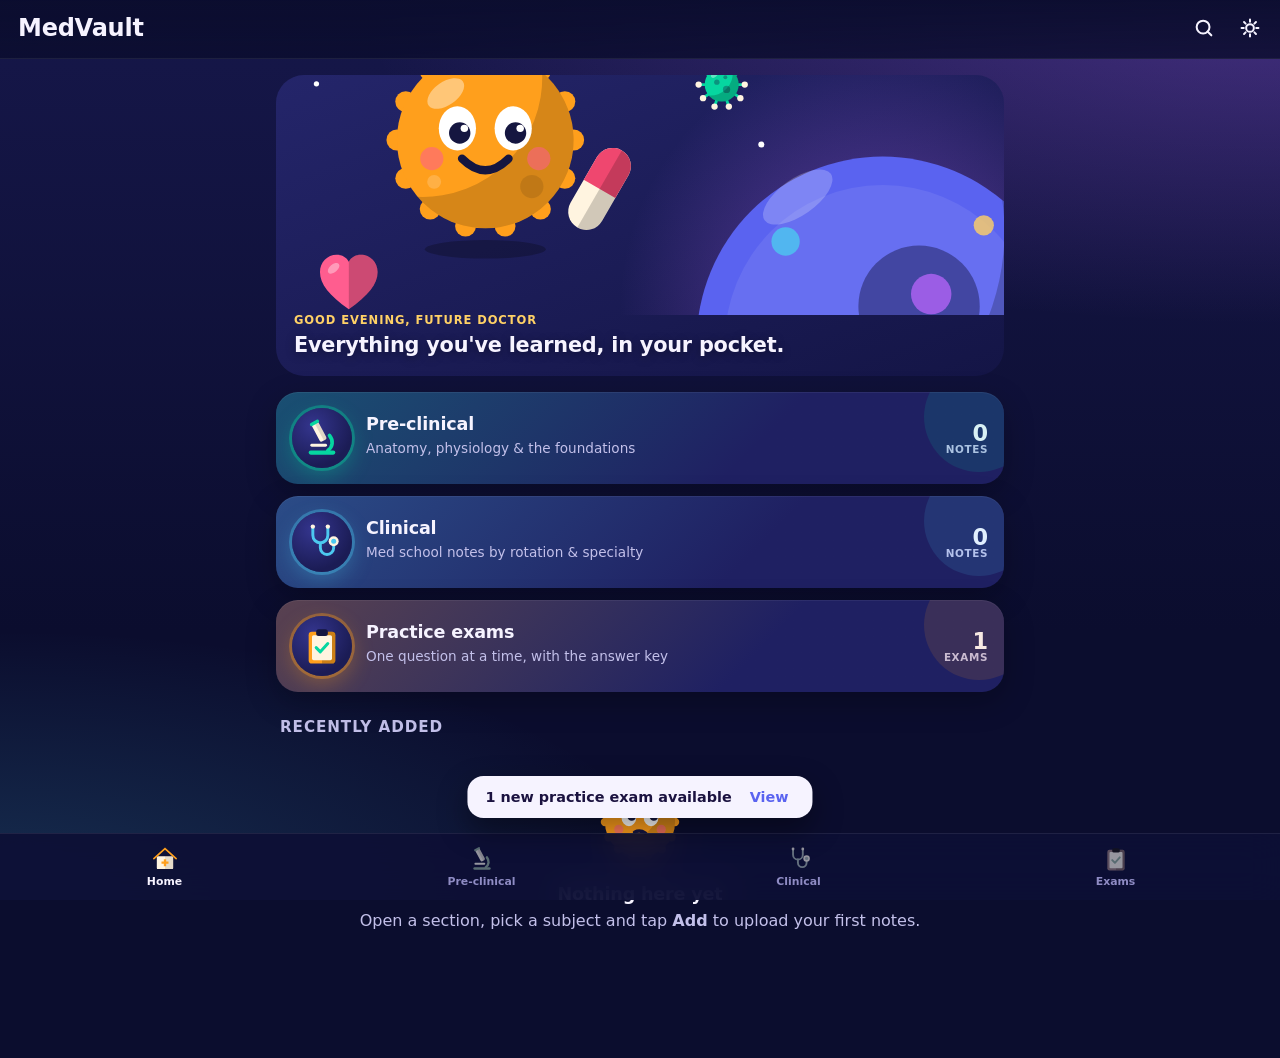
<file: index.html>
<!doctype html>
<html lang="en-AU">
<head>
  <meta charset="utf-8">
  <meta name="viewport" content="width=device-width, initial-scale=1, viewport-fit=cover">
  <title>MedVault</title>
  <meta name="description" content="Your med school notes, pre-clinical notes and practice exams, offline on your iPhone.">
  <meta name="theme-color" content="#0e1033">
  <meta name="apple-mobile-web-app-capable" content="yes">
  <meta name="mobile-web-app-capable" content="yes">
  <meta name="apple-mobile-web-app-status-bar-style" content="black-translucent">
  <meta name="apple-mobile-web-app-title" content="MedVault">
  <meta name="format-detection" content="telephone=no">
  <link rel="manifest" href="manifest.webmanifest">
  <link rel="icon" href="icons/icon-192.png" type="image/png">
  <link rel="apple-touch-icon" href="icons/apple-touch-icon.png">
  <link rel="stylesheet" href="css/styles.css">
</head>
<body>
  <div id="sky" aria-hidden="true"></div>
  <header id="topbar"></header>
  <main id="view"><div class="boot">Loading…</div></main>
  <nav id="tabs" aria-label="Sections"></nav>
  <noscript><p style="padding:2rem;color:#fff">MedVault needs JavaScript turned on.</p></noscript>
  <script type="module" src="js/app.js"></script>
</body>
</html>
</file>
<file: css/styles.css>
/* MedVault: flat "space" theme inspired by the In a Nutshell look. */
:root {
  --bg-0: #0b0d2e;
  --bg-1: #16174a;
  --card: #1f2062;
  --card-2: #292a78;
  --line: rgba(255, 255, 255, .08);
  --ink: #f6f3ff;
  --ink-dim: #c3c0ea;
  --ink-faint: #8f8cc4;
  --orange: #ff9f1c;
  --yellow: #ffd166;
  --pink: #ff5d8f;
  --red: #ef476f;
  --green: #06d6a0;
  --teal: #2ec4b6;
  --blue: #4cc9f0;
  --indigo: #5a63f0;
  --purple: #9b5de5;
  --radius: 22px;
  --safe-t: env(safe-area-inset-top, 0px);
  --safe-b: env(safe-area-inset-bottom, 0px);
  --tabs-h: 64px;
  color-scheme: dark;
}

* { box-sizing: border-box; -webkit-tap-highlight-color: transparent; }
html { background: var(--bg-0); }
body {
  margin: 0;
  min-height: 100vh;
  font-family: ui-rounded, "SF Pro Rounded", "Nunito", system-ui, -apple-system, "Segoe UI", sans-serif;
  color: var(--ink);
  background:
    radial-gradient(120% 60% at 100% 0%, rgba(155, 93, 229, .35), transparent 60%),
    radial-gradient(90% 50% at 0% 100%, rgba(76, 201, 240, .18), transparent 60%),
    linear-gradient(180deg, var(--bg-1), var(--bg-0) 70%);
  background-attachment: fixed;
  -webkit-font-smoothing: antialiased;
  overscroll-behavior-y: none;
  -webkit-text-size-adjust: 100%;
}
#sky { position: fixed; inset: 0; z-index: -1; pointer-events: none; opacity: .9; }
a { color: inherit; text-decoration: none; }
button { font: inherit; color: inherit; background: none; border: 0; cursor: pointer; }
h1, h2, h3, h4 { margin: 0; letter-spacing: -.01em; }
h2 { font-size: 1.45rem; font-weight: 800; line-height: 1.2; }
h3 { font-size: 1.1rem; font-weight: 800; }
p { margin: .3em 0; line-height: 1.5; }
.muted { color: var(--ink-dim); }
.small { font-size: .85rem; }
.center { text-align: center; }
.grow { flex: 1; min-width: 0; }
.ok { color: var(--green); }
.eyebrow { display: block; font-size: .72rem; font-weight: 800; letter-spacing: .08em; text-transform: uppercase; color: var(--yellow); }
.lead { margin: 0 0 14px; }
.h-sec { margin: 26px 4px 10px; font-size: .95rem; color: var(--ink-dim); text-transform: uppercase; letter-spacing: .06em; }

/* ----- glyphs ----- */
.g { width: 22px; height: 22px; fill: none; stroke: currentColor; stroke-width: 2.2; stroke-linecap: round; stroke-linejoin: round; flex: none; }
.g .fill { fill: currentColor; stroke: none; }
.ico { display: block; flex: none; }

/* ----- top bar ----- */
#topbar {
  position: sticky; top: 0; z-index: 20;
  display: grid; grid-template-columns: 56px 1fr auto; align-items: center;
  padding: calc(var(--safe-t) + 6px) 8px 8px;
  background: linear-gradient(180deg, rgba(11, 13, 46, .96), rgba(11, 13, 46, .82));
  -webkit-backdrop-filter: blur(14px); backdrop-filter: blur(14px);
  border-bottom: 1px solid var(--line);
}
#topbar .tb-title { font-size: 1.05rem; font-weight: 800; text-align: center; white-space: nowrap; overflow: hidden; text-overflow: ellipsis; }
#topbar.large .tb-title { font-size: 1.5rem; text-align: left; grid-column: 1 / 3; padding-left: 10px; }
#topbar.large .tb-left { display: none; }
#topbar.large { grid-template-columns: 1fr 1fr auto; }
.tb-right { display: flex; gap: 2px; justify-content: flex-end; min-width: 56px; }
.icon-btn { display: inline-grid; place-items: center; width: 44px; height: 44px; border-radius: 14px; color: var(--ink); }
.icon-btn:active { background: rgba(255, 255, 255, .1); }

/* ----- main ----- */
#view { padding: 16px 16px calc(var(--tabs-h) + var(--safe-b) + 28px); max-width: 760px; margin: 0 auto; }
body.no-tabs #view { padding-bottom: calc(var(--safe-b) + 28px); }
.boot { padding: 40vh 0; text-align: center; color: var(--ink-faint); }

/* ----- tab bar ----- */
#tabs {
  position: fixed; left: 0; right: 0; bottom: 0; z-index: 20;
  display: grid; grid-template-columns: repeat(4, 1fr);
  padding: 6px 6px calc(var(--safe-b) + 6px);
  background: rgba(14, 16, 54, .92);
  -webkit-backdrop-filter: blur(16px); backdrop-filter: blur(16px);
  border-top: 1px solid var(--line);
}
#tabs[hidden] { display: none; }
#tabs a { display: grid; justify-items: center; gap: 3px; padding: 6px 0; font-size: .68rem; font-weight: 700; color: var(--ink-faint); border-radius: 14px; }
#tabs a .ico { filter: grayscale(.85) brightness(.85); opacity: .7; transition: .2s; }
#tabs a.active { color: var(--ink); }
#tabs a.active .ico { filter: none; opacity: 1; transform: translateY(-1px) scale(1.08); }

/* ----- cards & rows ----- */
.card {
  background: var(--card);
  border-radius: var(--radius);
  padding: 18px;
  margin-bottom: 14px;
  box-shadow: 0 10px 30px rgba(0, 0, 0, .25), inset 0 1px 0 rgba(255, 255, 255, .06);
}
.card h3 { margin-bottom: 6px; }
.list { display: grid; gap: 8px; }
.row {
  display: flex; align-items: center; gap: 12px; width: 100%; text-align: left;
  padding: 12px 14px; background: var(--card); border-radius: 18px;
  box-shadow: inset 0 1px 0 rgba(255, 255, 255, .05);
}
.row:active, .tile:active, .sec-card:active, .exam-card:active { transform: scale(.985); }
.row > .g:last-child { color: var(--ink-faint); }
.row.hl { background: linear-gradient(135deg, #3a2c7a, #24256a); }
.row-title { font-weight: 700; white-space: nowrap; overflow: hidden; text-overflow: ellipsis; }
.clamp { white-space: normal; display: -webkit-box; -webkit-line-clamp: 2; -webkit-box-orient: vertical; overflow: hidden; }
.fbadge {
  flex: none; display: grid; place-items: center; width: 44px; height: 44px; border-radius: 13px;
  font-size: .66rem; font-weight: 900; letter-spacing: .04em; color: #151640;
  background: var(--c); box-shadow: inset -6px -6px 0 rgba(0, 0, 0, .14);
}

/* ----- planets (icon discs) ----- */
.planet {
  flex: none; display: inline-grid; place-items: center; border-radius: 50%;
  background: radial-gradient(circle at 35% 30%, #34358e, #1b1c55 70%);
  box-shadow: 0 0 0 3px color-mix(in srgb, var(--c) 35%, transparent), 0 8px 22px color-mix(in srgb, var(--c) 30%, transparent);
}

/* ----- home ----- */
.install { display: flex; gap: 10px; align-items: flex-start; background: linear-gradient(135deg, #5a63f0, #9b5de5); }
.install .g { width: 16px; height: 16px; vertical-align: -3px; }
.hero { position: relative; border-radius: 28px; overflow: hidden; margin-bottom: 16px; background: linear-gradient(160deg, #24256a, #141546); min-height: 190px; }
.hero-art { display: block; width: 100%; height: 190px; }
.hero-text { position: relative; padding: 0 18px 18px; margin-top: -6px; }
.hero-text h2 { font-size: 1.3rem; text-shadow: 0 2px 10px rgba(0, 0, 0, .35); }
.continue { display: flex; align-items: center; gap: 14px; background: linear-gradient(135deg, #ff9f1c, #ef476f); color: #fff; }
.continue .eyebrow { color: #fff; opacity: .85; }
.continue .muted { color: rgba(255, 255, 255, .85); }
.section-cards { display: grid; gap: 12px; }
.sec-card {
  position: relative; display: flex; align-items: center; gap: 14px; padding: 16px; border-radius: var(--radius);
  background: linear-gradient(135deg, color-mix(in srgb, var(--c) 26%, var(--card)), var(--card) 65%);
  box-shadow: 0 10px 30px rgba(0, 0, 0, .25), inset 0 1px 0 rgba(255, 255, 255, .06);
  overflow: hidden;
}
.sec-card::after { content: ""; position: absolute; right: -30px; top: -30px; width: 110px; height: 110px; border-radius: 50%; background: var(--c); opacity: .12; }
.sec-card > div { flex: 1; min-width: 0; }
.sec-card .count { font-size: 1.4rem; font-weight: 900; text-align: right; line-height: 1; }
.sec-card .count small { display: block; font-size: .65rem; font-weight: 700; color: var(--ink-dim); text-transform: uppercase; letter-spacing: .06em; }

.empty { text-align: center; padding: 28px 18px; }
.empty h4 { margin-top: 10px; font-size: 1.1rem; }
.mascot { display: inline-block; }
.empty .mascot, .results-hero .mascot { animation: bob 3.2s ease-in-out infinite; }

/* ----- section tiles ----- */
.tiles { display: grid; grid-template-columns: repeat(auto-fill, minmax(140px, 1fr)); gap: 12px; }
.tile {
  position: relative; display: grid; justify-items: center; align-content: center; gap: 10px;
  padding: 18px 10px 16px; min-height: 140px; border-radius: var(--radius); text-align: center;
  background: linear-gradient(180deg, color-mix(in srgb, var(--c) 18%, var(--card)), var(--card));
  box-shadow: 0 8px 22px rgba(0, 0, 0, .22), inset 0 1px 0 rgba(255, 255, 255, .06);
}
.tile-name { font-weight: 800; font-size: .92rem; line-height: 1.2; }
.tile-count {
  position: absolute; top: 10px; right: 10px; min-width: 24px; height: 24px; padding: 0 7px; border-radius: 12px;
  display: grid; place-items: center; font-size: .75rem; font-weight: 900; background: rgba(0, 0, 0, .25); color: var(--ink-dim);
}
.tile.add { background: transparent; border: 2px dashed rgba(255, 255, 255, .18); box-shadow: none; color: var(--ink-dim); }
.tile.add .g { width: 34px; height: 34px; }

/* ----- category ----- */
.cat-head { display: flex; align-items: center; gap: 16px; margin-bottom: 16px; }
.add-row { display: grid; grid-template-columns: 1.4fr 1fr 1fr; gap: 8px; margin-bottom: 14px; }
.search-in { margin-bottom: 14px; }

/* ----- buttons ----- */
.btn {
  display: inline-flex; align-items: center; justify-content: center; gap: 8px;
  min-height: 48px; padding: 12px 16px; border-radius: 16px;
  font-weight: 800; font-size: .95rem; background: var(--card-2); color: var(--ink);
  box-shadow: inset 0 -3px 0 rgba(0, 0, 0, .2);
  transition: transform .1s, opacity .2s;
}
.btn:active { transform: translateY(1px) scale(.99); }
.btn[disabled] { opacity: .4; pointer-events: none; }
.btn.primary { background: var(--orange); color: #1b1240; }
.btn.danger { background: var(--red); color: #fff; }
.btn.ghost { background: transparent; box-shadow: inset 0 0 0 2px rgba(255, 255, 255, .14); }
.btn.block { display: flex; width: 100%; margin-bottom: 10px; }
.btn .g { width: 20px; height: 20px; }
.btn-row { display: flex; gap: 10px; margin-bottom: 8px; }
.btn-row .btn { flex: 1; }

/* ----- inputs ----- */
.input {
  width: 100%; padding: 14px 16px; border-radius: 16px; border: 2px solid transparent;
  background: rgba(0, 0, 0, .25); color: var(--ink); font: inherit; font-size: 16px; outline: none;
  -webkit-appearance: none; appearance: none;
}
.input:focus { border-color: var(--indigo); }
.input.big { font-size: 1.25rem; font-weight: 800; margin-bottom: 10px; }
textarea.input { resize: vertical; line-height: 1.5; }
.note-area { min-height: 55vh; margin-bottom: 12px; }
select.input { background-image: none; }
.lbl { display: block; margin: 14px 2px 8px; font-size: .78rem; font-weight: 800; letter-spacing: .06em; text-transform: uppercase; color: var(--ink-dim); }

.toggle { display: flex; align-items: center; gap: 10px; padding: 10px 4px 14px; font-weight: 700; color: var(--ink-dim); }
.toggle input { display: none; }
.toggle .tg { width: 46px; height: 28px; border-radius: 14px; background: rgba(255, 255, 255, .15); position: relative; transition: .2s; flex: none; }
.toggle .tg::after { content: ""; position: absolute; top: 3px; left: 3px; width: 22px; height: 22px; border-radius: 50%; background: #fff; transition: .2s; }
.toggle input:checked + .tg { background: var(--green); }
.toggle input:checked + .tg::after { transform: translateX(18px); }

/* ----- rich text ----- */
.rich p { margin: .15em 0; }
.rich .gap { height: .6em; }
.rich ul, .rich ol { margin: .3em 0; padding-left: 1.3em; }
.rich li { margin: .2em 0; line-height: 1.45; }
.rich h3, .rich h4, .rich h5 { margin: .8em 0 .3em; color: var(--yellow); }
.rich strong { color: #fff; }
.rich code { background: rgba(0, 0, 0, .3); padding: 0 .3em; border-radius: 6px; }
.note-view h2 { margin-bottom: 2px; }
.note-view .rich { margin-top: 14px; font-size: 1.02rem; }

/* ----- viewers ----- */
.pdf-bar { position: sticky; top: calc(var(--safe-t) + 60px); z-index: 5; display: flex; justify-content: space-between; align-items: center; padding: 0 4px 8px; }
.pdf-scroll { overflow-x: auto; margin: 0 -16px; padding: 0 16px; -webkit-overflow-scrolling: touch; }
.pdf-pages { --pdf-zoom: 1; width: calc(100% * var(--pdf-zoom)); display: grid; gap: 12px; }
.pdf-page { position: relative; width: 100%; background: #fff; border-radius: 10px; overflow: hidden; box-shadow: 0 8px 24px rgba(0, 0, 0, .35); }
.pdf-page canvas { display: block; width: 100%; height: 100%; position: absolute; inset: 0; }
.pdf-num { position: absolute; inset: 0; display: grid; place-items: center; color: #aab; font-weight: 800; }
.pdf-frame { width: 100%; height: 80vh; border: 0; border-radius: 12px; background: #fff; }
.img-view img { display: block; max-width: 100%; margin: 0 auto; border-radius: 16px; }
.media { width: 100%; border-radius: 16px; margin-top: 12px; }
.file-card { display: grid; justify-items: center; gap: 6px; padding: 28px 18px; }
.file-card .fbadge { width: 72px; height: 72px; font-size: .9rem; border-radius: 20px; }
.file-card h3 { word-break: break-word; }

/* ----- exams list ----- */
.chips { display: flex; gap: 8px; overflow-x: auto; padding: 4px 2px 14px; margin: 0 -16px; padding-left: 16px; scrollbar-width: none; }
.chips::-webkit-scrollbar { display: none; }
.chip { flex: none; padding: 9px 16px; border-radius: 20px; background: var(--card); font-weight: 800; font-size: .85rem; color: var(--ink-dim); }
.chip.on { background: var(--yellow); color: #1b1240; }
.exam-list { display: grid; gap: 12px; margin: 10px 0 18px; }
.exam-card { display: flex; gap: 14px; align-items: center; padding: 16px; border-radius: var(--radius); background: var(--card); box-shadow: 0 8px 22px rgba(0, 0, 0, .22), inset 0 1px 0 rgba(255, 255, 255, .06); }
.exam-card h3 { margin: 2px 0; line-height: 1.25; }
.exam-hero-top { display: flex; gap: 16px; align-items: center; margin-bottom: 12px; }
.stats { display: grid; grid-auto-flow: column; grid-auto-columns: 1fr; gap: 8px; margin-top: 14px; }
.stats div { display: grid; justify-items: center; padding: 10px 4px; border-radius: 14px; background: rgba(0, 0, 0, .22); }
.stats b { font-size: 1.35rem; }
.stats span { font-size: .7rem; text-transform: uppercase; letter-spacing: .06em; color: var(--ink-dim); font-weight: 700; }
.stats .good b { color: var(--green); } .stats .mid b { color: var(--yellow); } .stats .bad b { color: var(--red); }

/* ----- quiz ----- */
.qprog { height: 8px; border-radius: 4px; background: rgba(255, 255, 255, .1); overflow: hidden; margin-bottom: 12px; }
.qprog div { height: 100%; background: linear-gradient(90deg, var(--yellow), var(--orange), var(--pink)); border-radius: 4px; transition: width .3s; }
.qmeta { display: flex; align-items: center; gap: 10px; margin-bottom: 10px; }
.qmeta .eyebrow { flex: 1; }
.qtype { font-size: .72rem; font-weight: 800; padding: 5px 10px; border-radius: 10px; background: rgba(255, 255, 255, .08); color: var(--ink-dim); }
.flag { width: 38px; height: 38px; color: var(--ink-faint); }
.flag.on { color: var(--red); }
.flag.on .g { fill: var(--red); }
.qcard { font-size: 1.06rem; }
.qcard .stem { line-height: 1.55; }
.qimg { margin: 14px 0 0; }
.qimg img { display: block; width: 100%; border-radius: 14px; background: #fff; cursor: zoom-in; }
.qimg figcaption { font-size: .8rem; color: var(--ink-dim); margin-top: 6px; text-align: center; }
.opts { display: grid; gap: 10px; margin-bottom: 14px; }
.opt {
  display: flex; align-items: center; gap: 12px; padding: 14px; border-radius: 18px; text-align: left;
  background: var(--card); border: 2px solid transparent; line-height: 1.4; transition: .15s;
}
.opt-l { flex: none; display: grid; place-items: center; width: 34px; height: 34px; border-radius: 50%; background: rgba(255, 255, 255, .1); font-weight: 900; }
.opt-t { flex: 1; }
.opt-mark { flex: none; display: grid; place-items: center; width: 28px; height: 28px; border-radius: 50%; }
.opt-mark .g { width: 18px; height: 18px; stroke-width: 3; }
.opt.sel { border-color: var(--yellow); background: color-mix(in srgb, var(--yellow) 14%, var(--card)); }
.opt.sel .opt-l { background: var(--yellow); color: #1b1240; }
.opt.correct { border-color: var(--green); background: color-mix(in srgb, var(--green) 18%, var(--card)); }
.opt.correct .opt-l, .opt.correct .opt-mark { background: var(--green); color: #0b2d25; }
.opt.wrong { border-color: var(--red); background: color-mix(in srgb, var(--red) 18%, var(--card)); }
.opt.wrong .opt-l, .opt.wrong .opt-mark { background: var(--red); color: #fff; }
.opt.dim { opacity: .55; }
.opt[disabled] { cursor: default; }
.answer-box { min-height: 130px; margin-bottom: 14px; }
.key { border-radius: var(--radius); padding: 16px 18px; margin-bottom: 14px; background: var(--card); border-left: 6px solid var(--indigo); animation: pop .35s ease; }
.key.good { border-left-color: var(--green); }
.key.bad { border-left-color: var(--red); }
.key-head { display: flex; align-items: center; gap: 12px; margin-bottom: 8px; }
.key-head h4 { font-size: 1.15rem; }
.key-ans { font-weight: 800; font-size: 1.02rem; margin-bottom: 8px; }
.key .rich { line-height: 1.5; }
.key .expl { margin-top: 12px; padding-top: 12px; border-top: 1px solid var(--line); }
.ref { margin-top: 12px; font-size: .82rem; color: var(--ink-faint); }
.points { display: grid; gap: 8px; }
.pt { display: flex; gap: 10px; align-items: flex-start; text-align: left; padding: 10px 12px; border-radius: 14px; background: rgba(0, 0, 0, .2); line-height: 1.4; }
.pt .box { flex: none; display: grid; place-items: center; width: 24px; height: 24px; border-radius: 8px; border: 2px solid var(--ink-faint); }
.pt .box .g { width: 15px; height: 15px; stroke-width: 3.2; opacity: 0; }
.pt.on { background: color-mix(in srgb, var(--green) 16%, transparent); }
.pt.on .box { background: var(--green); border-color: var(--green); color: #0b2d25; }
.pt.on .box .g { opacity: 1; }
.selfmark { display: grid; grid-template-columns: repeat(3, 1fr); gap: 8px; }
.sm { padding: 12px 6px; border-radius: 14px; font-weight: 800; background: rgba(0, 0, 0, .25); border: 2px solid transparent; }
.sm.correct.on { background: var(--green); color: #0b2d25; }
.sm.partial.on { background: var(--yellow); color: #3b2a00; }
.sm.incorrect.on { background: var(--red); color: #fff; }
.qactions { display: flex; gap: 10px; position: sticky; bottom: calc(var(--safe-b) + 10px); padding-top: 6px; }
.qactions .btn { flex: 1; box-shadow: 0 10px 24px rgba(0, 0, 0, .35), inset 0 -3px 0 rgba(0, 0, 0, .2); }
.qactions .btn.ghost { background: rgba(31, 32, 98, .95); }
.qgrid { display: grid; grid-template-columns: repeat(auto-fill, minmax(46px, 1fr)); gap: 8px; }
.gcell { height: 46px; border-radius: 12px; background: rgba(255, 255, 255, .08); font-weight: 800; position: relative; }
.gcell.started { box-shadow: inset 0 0 0 2px var(--yellow); }
.gcell.correct { background: var(--green); color: #0b2d25; }
.gcell.partial { background: var(--yellow); color: #3b2a00; }
.gcell.incorrect { background: var(--red); }
.gcell.cur { outline: 3px solid #fff; outline-offset: 2px; }
.gcell.flagged::after { content: ""; position: absolute; top: 4px; right: 4px; width: 8px; height: 8px; border-radius: 50%; background: var(--pink); box-shadow: 0 0 0 2px var(--bg-1); }
.legend { margin-top: 12px; }
.lg { display: inline-block; width: 10px; height: 10px; border-radius: 3px; margin: 0 4px 0 8px; }
.lg.correct { background: var(--green); } .lg.partial { background: var(--yellow); } .lg.incorrect { background: var(--red); } .lg.flagged { background: var(--pink); border-radius: 50%; }
.zoom-ov { position: fixed; inset: 0; z-index: 60; background: rgba(5, 6, 25, .96); display: grid; place-items: center; padding: 20px; overflow: auto; }
.zoom-ov img { max-width: 100%; background: #fff; border-radius: 10px; touch-action: pinch-zoom; }
.zoom-ov .close { position: fixed; top: calc(var(--safe-t) + 10px); right: 12px; background: rgba(255, 255, 255, .12); }

/* ----- results ----- */
.results-hero { display: grid; justify-items: center; text-align: center; gap: 6px; padding-top: 22px; }
.results-hero .stats { width: 100%; }
.dot { flex: none; width: 14px; height: 14px; border-radius: 50%; background: var(--red); box-shadow: 0 0 0 4px rgba(239, 71, 111, .2); }
.dot.correct { background: var(--green); box-shadow: 0 0 0 4px rgba(6, 214, 160, .2); }
.dot.partial { background: var(--yellow); box-shadow: 0 0 0 4px rgba(255, 209, 102, .2); }

/* ----- settings ----- */
.steps { padding-left: 1.2em; }
.danger-zone { border: 2px solid rgba(239, 71, 111, .35); }

/* ----- sheets ----- */
.sheet-wrap { position: fixed; inset: 0; z-index: 50; }
.sheet-backdrop { position: absolute; inset: 0; background: rgba(4, 5, 22, .6); opacity: 0; transition: opacity .2s; }
.sheet {
  position: absolute; left: 0; right: 0; bottom: 0; max-height: 88vh; overflow-y: auto;
  padding: 10px 18px calc(var(--safe-b) + 18px); border-radius: 28px 28px 0 0;
  background: linear-gradient(180deg, #2a2b7c, #1d1e5c);
  transform: translateY(100%); transition: transform .24s cubic-bezier(.2, .9, .3, 1);
  max-width: 760px; margin: 0 auto;
}
.sheet-wrap.open .sheet { transform: none; }
.sheet-wrap.open .sheet-backdrop { opacity: 1; }
.sheet-grip { width: 44px; height: 5px; border-radius: 3px; background: rgba(255, 255, 255, .25); margin: 0 auto 12px; }
.sheet-title { margin: 0 0 8px; font-size: 1.15rem; }
.sheet-body { margin-bottom: 14px; }
.sheet-actions { display: grid; gap: 8px; }
.sheet-actions .btn { width: 100%; justify-content: flex-start; padding-left: 18px; }
.sheet-actions .btn.ghost { justify-content: center; }
.swatches { display: flex; flex-wrap: wrap; gap: 10px; }
.sw { width: 38px; height: 38px; border-radius: 50%; box-shadow: inset -5px -5px 0 rgba(0, 0, 0, .18); }
.sw.on { outline: 3px solid #fff; outline-offset: 2px; }
.icon-pick { display: grid; grid-template-columns: repeat(auto-fill, minmax(52px, 1fr)); gap: 8px; }
.ip { display: grid; place-items: center; height: 52px; border-radius: 14px; background: rgba(0, 0, 0, .2); }
.ip.on { background: rgba(255, 255, 255, .16); outline: 2px solid #fff; }

/* ----- toast ----- */
#toast {
  position: fixed; left: 50%; bottom: calc(var(--tabs-h) + var(--safe-b) + 18px); z-index: 70;
  transform: translate(-50%, 20px); opacity: 0; pointer-events: none;
  width: max-content; max-width: calc(100% - 32px); padding: 12px 18px; border-radius: 16px;
  background: #f6f3ff; color: #1b1240; font-weight: 800; font-size: .9rem; box-shadow: 0 12px 30px rgba(0, 0, 0, .4);
  transition: .25s; display: flex; align-items: center; gap: 12px;
}
#toast.show { opacity: 1; transform: translate(-50%, 0); pointer-events: auto; }
.toast-btn { color: var(--indigo); font-weight: 900; }

/* ----- motion ----- */
@keyframes bob { 0%, 100% { transform: translateY(0); } 50% { transform: translateY(-6px); } }
@keyframes pop { from { opacity: 0; transform: translateY(8px); } to { opacity: 1; transform: none; } }
@keyframes floatA { 0%, 100% { transform: translateY(0); } 50% { transform: translateY(-7px); } }
@keyframes floatB { 0%, 100% { transform: translate(0, 0) rotate(0); } 50% { transform: translate(3px, 6px) rotate(8deg); } }
.float-a { animation: floatA 4s ease-in-out infinite; }
.float-b { animation: floatB 6s ease-in-out infinite; transform-box: fill-box; transform-origin: center; }
.float-c { animation: floatA 5s ease-in-out -2s infinite; }
.float-slow { animation: floatA 9s ease-in-out infinite; }
@media (prefers-reduced-motion: reduce) {
  *, *::before, *::after { animation: none !important; transition: none !important; }
}

@media (min-width: 600px) {
  .tiles { grid-template-columns: repeat(auto-fill, minmax(170px, 1fr)); }
  .hero-art { height: 240px; }
  .hero { min-height: 240px; }
}
</file>
